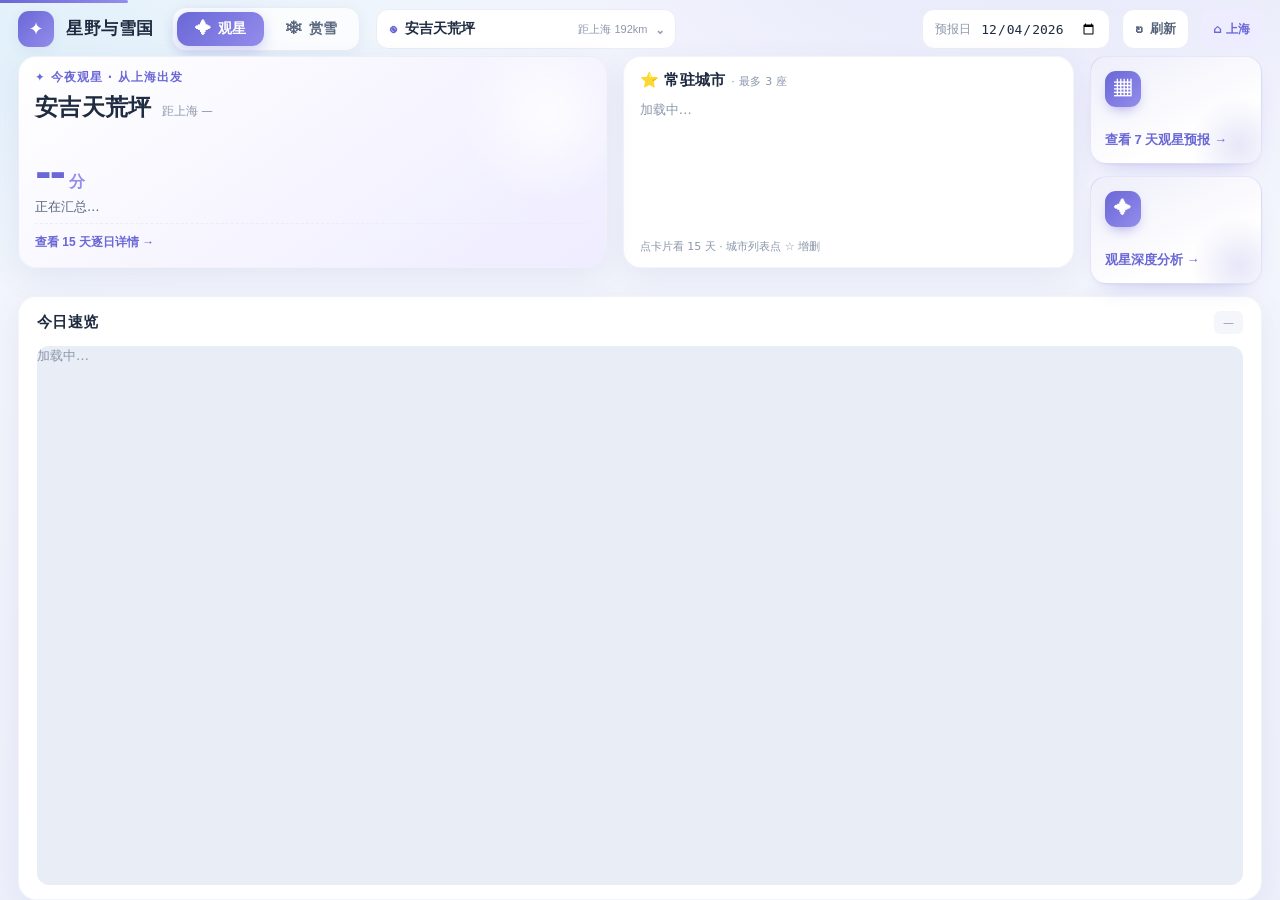
<file: web/index.html>
<!DOCTYPE html>
<html lang="zh-CN">
<head>
  <meta charset="UTF-8" />
  <meta name="viewport" content="width=device-width, initial-scale=1.0, viewport-fit=cover" />
  <meta name="theme-color" content="#f4f8fd" />
  <title>星野与雪国 · 旅行天气</title>
  <link rel="icon" href="data:image/svg+xml,%3Csvg xmlns='http://www.w3.org/2000/svg' viewBox='0 0 64 64'%3E%3Crect width='64' height='64' rx='14' fill='%236f7cf5'/%3E%3Ctext x='32' y='44' font-size='34' text-anchor='middle' fill='white' font-family='sans-serif'%3E%E2%9C%A6%3C/text%3E%3C/svg%3E" />
  <link rel="stylesheet" href="css/style.css?v=1" />
</head>
<body data-mode="stargazing">
  <div id="progressBar" class="progress-bar"></div>

  <div class="topbar">
  <header class="app-header">
    <div class="brand">
      <div class="brand-icon" id="brandIcon">✦</div>
      <div class="brand-text">
        <h1>星野与雪国</h1>
        <p>旅行天气 · 从上海出发</p>
      </div>
    </div>

    <nav class="mode-switch" role="tablist" aria-label="模式切换">
      <button type="button" class="mode-btn is-active" data-mode="stargazing" role="tab" aria-selected="true">
        <span class="mode-ico">✦</span><span>观星</span>
      </button>
      <button type="button" class="mode-btn" data-mode="snow" role="tab" aria-selected="false">
        <span class="mode-ico">❄</span><span>赏雪</span>
      </button>
    </nav>

    <div class="header-note" id="headerNote">今夜哪片天空最清澈</div>
  </header>

  <div class="toolbar">
    <div class="city-picker">
      <button type="button" id="cityBtn" class="city-btn" aria-expanded="false">
        <span class="pin">◉</span>
        <span id="cityBtnName">安吉天荒坪</span>
        <span class="dist" id="cityBtnDist">距上海 —</span>
        <span class="caret">⌄</span>
      </button>
      <div id="cityPopover" class="city-popover hidden">
        <input type="text" id="citySearch" class="city-search" placeholder="搜索城市 / 海拔…" autocomplete="off" />
        <div id="cityGroups" class="city-groups-scroll"><div class="muted pad">加载城市…</div></div>
      </div>
    </div>

    <div class="tool-actions">
      <button type="button" id="homeBtn" class="icon-btn hidden" title="返回首页">
        <span>⌂</span><span class="btn-text">首页</span>
      </button>
      <label class="date-field">
        <span class="date-label">预报日</span>
        <input type="date" id="datePicker" />
      </label>
      <button type="button" id="refreshBtn" class="icon-btn" title="刷新">
        <span>↻</span><span class="btn-text">刷新</span>
      </button>
      <span class="home-badge" title="以上海为基准排序">⌂ 上海</span>
    </div>
  </div>
  </div>

  <!-- ==================== 首屏（两模式共用） ==================== -->
  <main id="homeView" class="view is-active">
    <section class="home-top">
      <article class="card home-hero" id="homeHero">
        <div class="hh-flurries" id="hhFlurries" aria-hidden="true">
          <i></i><i></i><i></i><i></i><i></i><i></i><i></i><i></i><i></i><i></i><i></i><i></i>
        </div>
        <div class="hh-kicker" id="homeKicker">✦ 今夜观星 · 从上海出发</div>
        <div class="hh-city"><span id="homeCity">安吉天荒坪</span><small id="homeDist">距上海 —</small></div>
        <div class="hh-hot" id="homeHot" hidden></div>
        <div class="hh-badges" id="homeBadges"></div>
        <div class="hh-metric"><b id="homeMetric">--</b><span id="homeMetricUnit">分</span></div>
        <div class="hh-desc" id="homeDesc">正在汇总…</div>
        <div class="hh-facts" id="homeFacts"></div>
        <button type="button" class="hh-cta" id="homeCta">查看 15 天逐日详情 →</button>
        <div class="hh-second" id="homeSecond" hidden></div>
      </article>

      <article class="card pinned-panel">
        <div class="card-head"><h2>⭐ 常驻城市 <small>· 最多 3 座</small></h2></div>
        <div id="pinnedCards" class="pinned-cards"><div class="muted">加载中…</div></div>
        <div class="pin-tip">点卡片看 15 天 · 城市列表点 ☆ 增删</div>
      </article>

      <nav class="home-links" aria-label="快捷入口">
        <button type="button" id="goFullBtn" class="nav-link-btn">查看完整看板 →</button>
        <button type="button" id="goAnalysisBtn" class="nav-link-btn">深度分析 →</button>
      </nav>
    </section>

    <section class="card glance-card">
      <div class="card-head"><h2 id="glanceTitle">今日速览</h2><span class="tag" id="glanceTag">—</span></div>
      <div id="glanceList" class="glance-list"><div class="muted">加载中…</div></div>
    </section>
  </main>

  <!-- ==================== 城市 15 天详情（两模式共用） ==================== -->
  <main id="detailView" class="view detail-view">
    <div class="detail-bar">
      <button type="button" id="detailBack" class="back-btn">← 首页</button>
      <div class="detail-title"><h2 id="detailCity">—</h2><span id="detailMeta">—</span></div>
    </div>
    <section class="card">
      <div class="card-head"><h2 id="detailDaysTitle">未来 15 天逐日预报</h2><span class="tag" id="detailRange">—</span></div>
      <div id="detailDays" class="detail-days"><div class="muted">加载中…</div></div>
    </section>
    <section class="card accent-card" id="detailDayCard">
      <div class="card-head"><h2 id="detailDayTitle">单日详情</h2><span class="tag" id="detailDayTag">点上方某一天</span></div>
      <div id="detailDayBody" class="detail-day"><div class="muted">点击上方任意一天查看指标拆解</div></div>
    </section>
  </main>

  <!-- ==================== 观星模式（次级页：深度分析） ==================== -->
  <main id="viewStargazing" class="view">
    <section class="hero-grid">
      <article class="card hero-weather">
        <div class="card-head"><h2>此刻天气</h2><span class="tag" id="sgNowDate">—</span></div>
        <div class="now-main">
          <div class="now-temp"><span id="nowTemp">--</span><small>°C</small></div>
          <div class="now-side">
            <div>体感 <b id="nowFeels">--</b>°</div>
            <div id="nowSky" class="now-sky">获取中…</div>
          </div>
        </div>
        <div class="now-grid">
          <div><span>湿度</span><b id="nowHumidity">--</b></div>
          <div><span>风速</span><b id="nowWind">--</b></div>
          <div><span>降水</span><b id="nowPrecip">--</b></div>
          <div><span>海拔</span><b id="nowElev">--</b></div>
        </div>
        <div id="nowAlarm" class="alarm hidden"></div>
      </article>

      <article class="card hero-score">
        <div class="card-head"><h2>今夜观星指数</h2><span class="tag" id="sgScoreDate">—</span></div>
        <div class="score-main">
          <div class="score-ring" id="sgScoreRing"><span id="sgScore">--</span></div>
          <div class="score-meta">
            <div class="score-rating" id="sgRating">计算中…</div>
            <div class="score-summary" id="sgSummary">综合云量、月相、光污染等 9 项条件</div>
          </div>
        </div>
        <div class="window-box">
          <div class="window-title">✧ 推荐观测窗口</div>
          <div class="window-time" id="sgWindow">--</div>
          <div class="window-note" id="sgRecommend">—</div>
        </div>
      </article>

      <article class="card hero-astro">
        <div class="card-head"><h2>天文与夜空</h2><span class="tag" id="sgAstroDate">—</span></div>
        <div class="astro-row"><span>☀ 日落 / 日出</span><b id="astroSun">--</b></div>
        <div class="astro-row"><span>☾ 月相</span><b id="astroMoon">--</b></div>
        <div class="astro-row"><span>月面亮度</span><b id="astroIllum">--</b></div>
        <div class="astro-row"><span>波特尔暗空等级</span><b id="astroBortle">--</b></div>
        <div class="astro-tip" id="astroTip">—</div>
      </article>
    </section>

    <section class="card">
      <div class="card-head"><h2>未来 7 天</h2><span class="tag">逐日概览</span></div>
      <div id="forecastStrip" class="forecast-strip"><div class="muted">加载中…</div></div>
    </section>

    <section class="card">
      <div class="card-head"><h2>逐小时曲线</h2><span class="tag" id="sgHourlyDate">—</span></div>
      <div id="hourlyChart" class="chart-box"><div class="muted">加载中…</div></div>
      <div class="chart-legend">
        <span><i class="ln temp"></i>气温</span><span><i class="ln cloud"></i>云量</span>
        <span><i class="ln sg"></i>观星指数</span><span><i class="ln precip"></i>降水</span>
      </div>
    </section>

    <section class="card accent-card">
      <div class="card-head"><h2>观星条件时间线</h2><span class="tag" id="sgTimelineDate">—</span></div>
      <div id="sgTimeline" class="timeline"><div class="muted">加载中…</div></div>
      <div id="sgStats" class="stat-row"></div>
    </section>

    <details class="card more-card">
      <summary>更多分析 <span class="summary-hint">多模型集成 · 历史同期 · 天气系统</span></summary>
      <div class="more-grid">
        <div><h3>📊 多模型集成</h3><div id="sgMultimodel" class="muted">加载中…</div></div>
        <div><h3>📈 历史同期</h3><div id="sgHistorical" class="muted">加载中…</div></div>
        <div><h3>🌀 天气系统</h3><div id="sgAnalysis" class="muted">加载中…</div></div>
      </div>
    </details>
  </main>

  <!-- ==================== 赏雪模式 ==================== -->
  <main id="viewSnow" class="view">
    <section class="snow-hero">
      <div class="snow-hero-main">
        <div class="snow-kicker">❄ 每日雪讯 · 自动更新</div>
        <h2 id="snowSummary">正在汇总全国雪景城市预报…</h2>
        <div class="snow-sub" id="snowUpdated">—</div>
      </div>
      <div class="snow-hero-stats">
        <div><b id="snowActive">--</b><span>有雪城市</span></div>
        <div><b id="snowEvents">--</b><span>城市·日</span></div>
        <div><b id="snowTotal">--</b><span>监控城市</span></div>
      </div>
    </section>

    <section class="card">
      <div class="card-head">
        <h2>降雪概率看板</h2>
        <span class="tag">未来 <span id="snowDaysLabel">7</span> 天 · 距上海由近及远</span>
      </div>
      <div id="snowDayTabs" class="day-tabs"></div>
      <div id="snowRank" class="snow-rank"><div class="muted">加载中…</div></div>
    </section>

    <section class="card accent-card snow">
      <div class="card-head"><h2>最佳赏雪窗口</h2><span class="tag">各城市未来最佳一天</span></div>
      <div id="snowHighlights" class="highlight-grid"><div class="muted">加载中…</div></div>
    </section>

    <section class="card">
      <div class="card-head"><h2>雪景城市 · 分区关注</h2><span class="tag">按上海距离排序</span></div>
      <div id="snowGroups" class="snow-groups"><div class="muted">加载中…</div></div>
    </section>

    <section class="card" id="snowDetailCard">
      <div class="card-head"><h2>城市雪况 <span id="snowDetailName" class="tag">—</span></h2><span class="tag" id="snowDetailBest">—</span></div>
      <div id="snowDetail" class="snow-detail"><div class="muted">点击上方城市，查看逐日降雪概率</div></div>
    </section>
  </main>

  <footer>
    <p>数据源：CMA 中央气象台 · Open-Meteo（ECMWF / GFS）· 空气质量 API ｜ 仅供旅行参考 · <span id="updatedAt">—</span></p>
    <p class="footer-links">纯静态版 · 浏览器直连 Open-Meteo · 无需后端</p>
  </footer>

  <div id="toast" class="toast hidden"></div>

  <script src="js/cities.js?v=1"></script>
  <script src="js/lp.js?v=1"></script>
  <script src="js/om.js?v=1"></script>
  <script src="js/scoring.js?v=1"></script>
  <script src="js/events.js?v=1"></script>
  <script src="js/api.js?v=1"></script>
  <script src="js/charts.js?v=1"></script>
  <script src="js/app.js?v=1"></script>
</body>
</html>
</file>
<file: web/css/style.css>
/* 星野与雪国 · 清新浅色设计系统（无深色模式） */
:root {
  --bg: #f5f7fd;
  --bg2: #eef1fb;
  --card: #ffffff;
  --text: #1f2b40;
  --sub: #57657d;
  --muted: #8b97ab;
  --line: #e9edf5;
  --accent: #6a67d6;
  --accent-2: #948dec;
  --accent-soft: #eeecff;
  --good: #21aa7a;
  --warn: #e9a53b;
  --bad: #df6e78;
  --ice: #2f92cf;
  --shadow: 0 10px 32px rgba(74, 92, 150, .09);
  --shadow-sm: 0 3px 14px rgba(74, 92, 150, .07);

  /* ── 设计令牌层（借鉴 Astryx：主题即一组 CSS 自定义属性覆盖）── */

  /* 间距尺度 · Spatial Hierarchy DR2/DR4：local < group < section 刻意递增 */
  --sp-1: 4px;   /* 微：图标与文字 */
  --sp-2: 8px;   /* 组内：同组元素 */
  --sp-3: 12px;  /* 组：控件内边距 */
  --sp-4: 16px;  /* 区：卡片内边距 */
  --sp-5: 20px;  /* 区：卡片间距 */
  --sp-6: 24px;  /* 页：大区块 */

  /* 圆角尺度 · Shape DR2/DR3：系统化，嵌套圆角 ≈ 父圆角 − 内边距（同心） */
  --r-xs: 6px;    /* 数据格 / 进度条 / chip */
  --r-sm: 12px;   /* 控件 / 内嵌面 */
  --r: 18px;      /* 标准卡片 */
  --r-md: 14px;   /* 卡片内块 / 次级容器 */
  --r-lg: 22px;   /* 主 Hero */
  --r-pill: 999px;/* 徽章 */

  /* 边界语言 · Elevation DR1/DR3：defined edge 与 soft elevation 只用一种 */
  --edge: color-mix(in srgb, var(--line) 58%, transparent); /* 安静的描边，避免与阴影叠满 */

  /* 控件高度 · Control Rhythm DR1/DR2：同排控件统一视觉高度，尺寸与密度一起调 */
  --ctl-h: 40px;
}
body[data-mode="snow"] {
  --bg: #f1f8fd;
  --bg2: #e6f2fa;
  --accent: #2f92cf;
  --accent-2: #6cc9e9;
  --accent-soft: #e5f3fc;
}

* { box-sizing: border-box; }
html, body { margin: 0; padding: 0; }
body {
  font-family: system-ui, -apple-system, "PingFang SC", "Microsoft YaHei", "Segoe UI", sans-serif;
  color: var(--text);
  background: var(--bg);
  min-height: 100vh;
  line-height: 1.55;
  -webkit-font-smoothing: antialiased;
  position: relative;
}
/* 装饰光晕放进固定合成层：滚屏不逐帧重绘（干掉 background-attachment:fixed 的卡顿根因） */
body::before {
  content: ""; position: fixed; inset: 0; z-index: -1; pointer-events: none;
  background:
    radial-gradient(1100px 520px at 82% -10%, rgba(148,141,236,.16), transparent 62%),
    radial-gradient(900px 460px at 2% 4%, rgba(110,203,232,.14), transparent 58%),
    linear-gradient(180deg, var(--bg), var(--bg2));
}
body[data-mode="snow"]::before {
  background:
    radial-gradient(1100px 540px at 84% -12%, rgba(108,201,233,.20), transparent 60%),
    radial-gradient(880px 440px at 0% 6%, rgba(164,208,240,.18), transparent 58%),
    linear-gradient(180deg, var(--bg), var(--bg2));
}
.hidden { display: none !important; }
.muted { color: var(--muted); font-size: 13px; }
.pad { padding: 14px; }
b { font-weight: 650; }
::-webkit-scrollbar { width: 8px; height: 8px; }
::-webkit-scrollbar-thumb { background: #d6dced; border-radius: var(--r-xs); }

/* 顶部 */
.progress-bar {
  position: fixed; top: 0; left: 0; height: 3px; width: 0;
  background: linear-gradient(90deg, var(--accent), var(--accent-2));
  z-index: 90; transition: width .3s ease, opacity .4s; border-radius: 0 4px 4px 0;
}
.app-header {
  max-width: 1440px; margin: 0 auto; padding: 14px 18px 6px;
  display: flex; align-items: center; gap: 14px; flex-wrap: nowrap;
}
.brand { display: flex; align-items: center; gap: var(--sp-3); }
.brand-icon {
  width: 40px; height: 40px; border-radius: var(--r-md); display: grid; place-items: center;
  font-size: 20px; color: #fff; box-shadow: var(--shadow-sm);
  background: linear-gradient(135deg, var(--accent), var(--accent-2));
  transition: transform .35s ease;
}
body[data-mode="snow"] .brand-icon { transform: rotate(45deg); }
.brand-text h1 { font-size: 18px; margin: 0; letter-spacing: .5px; font-weight: 750; }
.brand-text p { margin: 1px 0 0; font-size: 11.5px; color: var(--muted); letter-spacing: .6px; }
.mode-switch {
  margin-left: auto; display: flex; gap: 4px; padding: 4px;
  background: rgba(255,255,255,.72); border: 1px solid var(--line);
  border-radius: var(--r-md); box-shadow: var(--shadow-sm); backdrop-filter: blur(8px);
}
.mode-btn {
  border: 0; background: transparent; color: var(--sub); cursor: pointer;
  padding: 8px 18px; border-radius: var(--r-sm); font-size: 14px; font-weight: 600;
  display: flex; align-items: center; gap: 7px; transition: .22s;
}
.mode-btn:hover { color: var(--accent); }
.mode-btn.is-active {
  color: #fff; background: linear-gradient(135deg, var(--accent), var(--accent-2));
  box-shadow: 0 5px 14px rgba(106,103,214,.28);
}
body[data-mode="snow"] .mode-btn.is-active { box-shadow: 0 5px 14px rgba(47,146,207,.28); }
.mode-ico { font-size: 16px; }
.header-note { display: none; }

/* 工具栏 */
.toolbar {
  max-width: 1440px; margin: 0 auto; padding: 2px 18px 10px;
  display: flex; align-items: center; gap: var(--sp-3); flex-wrap: wrap;
}
.city-picker { position: relative; flex: 1 1 260px; max-width: 360px; }
/* 同排控件统一视觉高度与基线 · Control Rhythm DR1；控件用 defined edge，不叠阴影 · Elevation DR3 */
.city-btn {
  width: 100%; display: flex; align-items: center; gap: var(--sp-2); cursor: pointer;
  background: var(--card); border: 1px solid var(--line); border-radius: var(--r-sm);
  height: var(--ctl-h); padding: 0 var(--sp-3); color: var(--text); font-size: 14px; font-weight: 650;
  transition: .2s;
}
.city-btn:hover { border-color: var(--accent-2); }
.city-btn .pin { color: var(--accent); font-size: 15px; }
.city-btn .dist { margin-left: auto; font-size: 11px; color: var(--muted); font-weight: 500; }
.city-btn .caret { color: var(--muted); font-size: 14px; transition: transform .2s; }
.city-btn[aria-expanded="true"] .caret { transform: rotate(180deg); }
.city-popover {
  position: absolute; top: calc(100% + 8px); left: 0; right: 0; z-index: 40;
  background: var(--card); border: 1px solid var(--line); border-radius: var(--r-md);
  box-shadow: 0 18px 46px rgba(60,80,130,.18); padding: 10px; overflow: hidden;
}
.city-search {
  width: 100%; border: 1px solid var(--line); border-radius: var(--r-sm);
  padding: 9px 12px; font-size: 13px; outline: none; margin-bottom: 8px;
  background: #fbfcff; color: var(--text);
}
.city-search:focus { border-color: var(--accent-2); }
.city-groups-scroll { max-height: 46vh; overflow: auto; }
.cg { margin-bottom: 8px; }
.cg-title {
  font-size: 11px; color: var(--muted); letter-spacing: .8px; font-weight: 700;
  padding: 6px 8px 4px; text-transform: uppercase;
}
.cg-item {
  display: flex; align-items: center; gap: var(--sp-2); padding: 8px 10px; cursor: pointer;
  border-radius: var(--r-sm); font-size: 13px; transition: .15s;
}
.cg-item:hover { background: var(--accent-soft); }
.cg-item.is-current { background: var(--accent-soft); color: var(--accent); font-weight: 700; }
.cg-item .cg-name { font-weight: 600; }
.cg-item .cg-tag { font-size: 10px; color: var(--muted); background: #f1f3f9; border-radius: var(--r-xs); padding: 1px 6px; }
.cg-item .cg-dist { margin-left: auto; font-size: 11px; color: var(--muted); }
.tool-actions { display: flex; align-items: center; gap: var(--sp-3); margin-left: auto; flex-wrap: wrap; }
.date-field {
  display: flex; align-items: center; gap: var(--sp-2); background: var(--card);
  border: 1px solid var(--line); border-radius: var(--r-sm); height: var(--ctl-h);
  padding: 0 var(--sp-3);
}
.date-label { font-size: 12px; color: var(--muted); }
.date-field input { border: 0; outline: none; font-size: 13px; color: var(--text); background: transparent; }
.icon-btn {
  display: flex; align-items: center; gap: 7px; cursor: pointer;
  background: var(--card); border: 1px solid var(--line); border-radius: var(--r-sm);
  height: var(--ctl-h); padding: 0 var(--sp-3); font-size: 13px; color: var(--sub); font-weight: 600;
  transition: .2s;
}
.icon-btn:hover { color: var(--accent); border-color: var(--accent-2); }
.icon-btn span:first-child { font-size: 16px; }
.home-badge {
  display: inline-flex; align-items: center;
  font-size: 12px; color: var(--accent); background: var(--accent-soft);
  border-radius: var(--r-sm); height: var(--ctl-h); padding: 0 var(--sp-3);
  font-weight: 650; white-space: nowrap;
}

/* ── 顶部单行 bar：PC 宽屏把 header 与 toolbar 合并成一行，压占用面积 ── */
.topbar { max-width: 1440px; margin: 0 auto; }
@media (min-width: 1100px) {
  .topbar { display: flex; align-items: center; gap: 16px; padding: 7px 18px 5px; }
  .topbar .app-header { max-width: none; margin: 0; padding: 0; flex: 0 0 auto; gap: 16px; }
  .topbar .brand-icon { width: 36px; height: 36px; font-size: 18px; border-radius: 11px; }
  .topbar .brand-text h1 { font-size: 16.5px; }
  .topbar .brand-text p { display: none; }
  .topbar .mode-switch { margin-left: 2px; }
  .topbar .toolbar { max-width: none; margin: 0; padding: 0; flex: 1 1 auto; gap: 12px; flex-wrap: nowrap; }
  .topbar .city-picker { flex: 0 1 300px; max-width: 300px; }
  .topbar .tool-actions { flex-wrap: nowrap; }
  /* 首屏顶部卡片压缩：减内边距、收紧英雄区，给速览更多高度 */
  .home-top > .card { padding: 12px 16px; }
  .home-hero .hh-metric b { font-size: 40px; }
  .home-hero .hh-badges { margin-top: 4px; }
  .home-hero .hh-facts { margin-top: 6px; padding-top: 6px; }
}

/* 主体 */
.view { display: none; max-width: 1440px; margin: 0 auto; padding: 0 18px 40px; }
.view.is-active { display: block; animation: rise .35s ease; }
@keyframes rise { from { opacity: 0; transform: translateY(8px); } to { opacity: 1; transform: none; } }
/* Elevation DR3：卡片以柔和阴影为边界语言，描边退到近乎不可见，不再双重满强度 */
.card {
  background: var(--card); border: 1px solid var(--edge); border-radius: var(--r);
  padding: 14px 18px; margin-bottom: var(--sp-4); box-shadow: var(--shadow);
}
.card-head { display: flex; align-items: center; gap: var(--sp-3); margin-bottom: 12px; }
.card-head h2 { font-size: 15px; margin: 0; font-weight: 750; letter-spacing: .3px; }
.tag {
  font-size: 11px; color: var(--muted); background: #f4f6fb;
  border-radius: var(--r-xs); padding: 3px 9px; margin-left: auto; font-weight: 500;
}
.accent-card { border-color: color-mix(in srgb, var(--accent) 18%, var(--line)); }

/* 观星 Hero */
.hero-grid { display: grid; grid-template-columns: 1fr; gap: var(--sp-4); }
@media (min-width: 820px) { .hero-grid { grid-template-columns: 1fr 1fr 1fr; } }
.hero-weather { background: linear-gradient(160deg, #ffffff 40%, color-mix(in srgb, var(--accent-soft) 55%, #fff)); }
.now-main { display: flex; align-items: center; gap: 18px; margin: 6px 0 16px; }
.now-temp { font-size: 50px; font-weight: 780; line-height: 1; letter-spacing: -2px; color: var(--text); }
.now-temp small { font-size: 20px; font-weight: 500; color: var(--muted); margin-left: 2px; }
.now-side { font-size: 12px; color: var(--sub); }
.now-side b { color: var(--text); }
.now-sky { margin-top: 5px; font-size: 13px; font-weight: 650; color: var(--accent); }
.now-grid { display: grid; grid-template-columns: repeat(4, 1fr); gap: var(--sp-2); }
.now-grid > div { background: rgba(255,255,255,.7); border-radius: var(--r-sm); padding: 8px 6px; text-align: center; }
.now-grid span { display: block; font-size: 10px; color: var(--muted); }
.now-grid b { font-size: 14px; }
.alarm { margin-top: 12px; background: #fff4f0; color: #c9583f; border-radius: var(--r-sm); padding: 8px 11px; font-size: 12px; }

.hero-score { background: linear-gradient(160deg, #ffffff 35%, color-mix(in srgb, var(--accent-soft) 60%, #fff)); }
.score-main { display: flex; align-items: center; gap: 18px; }
.score-ring {
  width: 92px; height: 92px; flex: 0 0 92px; border-radius: 50%; display: grid; place-items: center;
  background: conic-gradient(var(--accent) calc(var(--p, 0) * 1%), #eef0f8 0);
  position: relative;
}
.score-ring::after { content: ""; position: absolute; inset: 8px; border-radius: 50%; background: #fff; }
.score-ring span { position: relative; z-index: 1; font-size: 30px; font-weight: 800; color: var(--accent); }
.score-meta { min-width: 0; }
.score-rating { font-size: 18px; font-weight: 750; margin-bottom: 3px; }
.score-summary { font-size: 12px; color: var(--sub); line-height: 1.5; }
.window-box { margin-top: 15px; background: #fff; border: 1px dashed var(--accent-2); border-radius: var(--r-sm); padding: 11px 13px; }
.window-title { font-size: 11px; color: var(--accent); font-weight: 700; letter-spacing: .5px; }
.window-time { font-size: 17px; font-weight: 750; margin: 2px 0; }
.window-note { font-size: 11px; color: var(--muted); }

.astro-row { display: flex; justify-content: space-between; align-items: center; padding: 7px 0; border-bottom: 1px dashed var(--line); font-size: 13px; }
.astro-row:last-of-type { border-bottom: 0; }
.astro-row span { color: var(--sub); }
.astro-row b { font-size: 14px; }
.astro-tip { margin-top: 10px; font-size: 12px; color: var(--accent); background: var(--accent-soft); border-radius: var(--r-sm); padding: 8px 11px; }

/* 7 天预报 */
.forecast-strip { display: grid; grid-template-columns: repeat(7, 1fr); gap: var(--sp-2); overflow-x: auto; }
.fday { min-width: 86px; text-align: center; border: 1px solid var(--line); border-radius: var(--r-sm); padding: 10px 6px; transition: .2s; }
.fday:hover { border-color: var(--accent-2); transform: translateY(-2px); }
.fday.is-today { background: var(--accent-soft); border-color: var(--accent-2); }
.fdate { font-size: 11px; color: var(--muted); }
.fico { font-size: 20px; margin: 5px 0; }
.ftemp { font-size: 13px; font-weight: 700; }
.ftemp small { color: var(--muted); font-weight: 500; }
.fdesc { font-size: 10px; color: var(--muted); margin-top: 3px; white-space: nowrap; overflow: hidden; text-overflow: ellipsis; }

/* 图表 */
.chart-box { width: 100%; min-height: 180px; }
.chart-box svg { display: block; width: 100%; height: auto; }
.chart-legend { display: flex; gap: var(--sp-4); flex-wrap: wrap; font-size: 11px; color: var(--muted); margin-top: 8px; }
.chart-legend span { display: flex; align-items: center; gap: 5px; }
.ln { width: 14px; height: 3px; border-radius: 2px; display: inline-block; }
.ln.temp { background: #e8834f; } .ln.cloud { background: #7aa6c9; }
.ln.sg { background: var(--accent); } .ln.precip { background: #48b3c9; }

/* 观星时间线 */
.timeline { display: grid; grid-template-columns: repeat(auto-fill, minmax(52px, 1fr)); gap: 6px; align-items: end; }
.tl-hour { text-align: center; }
.tl-bar {
  height: 62px; border-radius: 7px 7px 3px 3px; position: relative; overflow: hidden;
  background: linear-gradient(180deg, var(--accent) calc(var(--v) * 1%), #eef0f8 0);
  display: flex; align-items: flex-end; justify-content: center;
}
.tl-bar span { position: relative; z-index: 1; font-size: 10px; font-weight: 700; color: var(--text); padding-bottom: 3px; }
.tl-hour .tl-label { font-size: 9px; color: var(--muted); margin-top: 4px; }
.tl-hour.is-best .tl-bar { box-shadow: 0 0 0 2px var(--warn); }
.stat-row { display: flex; gap: var(--sp-3); flex-wrap: wrap; margin-top: 14px; }
.stat-row div { background: #f7f9fd; border-radius: var(--r-sm); padding: 8px 14px; font-size: 12px; color: var(--sub); }
.stat-row b { color: var(--text); font-size: 14px; margin-left: 5px; }

/* 更多分析折叠 */
.more-card { padding: 0; }
.more-card summary { cursor: pointer; padding: 16px 20px; font-weight: 700; font-size: 15px; list-style: none; display: flex; align-items: center; gap: var(--sp-3); }
.more-card summary::-webkit-details-marker { display: none; }
.more-card summary::after { content: "⌄"; margin-left: auto; color: var(--muted); transition: transform .2s; }
.more-card[open] summary::after { transform: rotate(180deg); }
.summary-hint { font-size: 11px; color: var(--muted); font-weight: 500; }
.more-grid { display: grid; grid-template-columns: 1fr; gap: 18px; padding: 0 20px 20px; }
@media (min-width: 760px) { .more-grid { grid-template-columns: repeat(3, 1fr); } }
.more-grid h3 { font-size: 13px; margin: 0 0 8px; }
.more-grid .mini-row { display: flex; justify-content: space-between; font-size: 12px; padding: 4px 0; border-bottom: 1px dashed var(--line); }
.more-grid .mini-row b { font-size: 12px; }

/* 赏雪 Hero */
.snow-hero {
  border-radius: var(--r-lg); padding: 24px 26px; margin-bottom: 16px; color: #fff;
  background: linear-gradient(125deg, #2f8fc9, #5bb9df 55%, #8fd6ec);
  box-shadow: 0 14px 40px rgba(47,146,207,.26);
  display: flex; gap: var(--sp-5); align-items: center; flex-wrap: wrap; justify-content: space-between;
}
.snow-hero-main { flex: 1 1 340px; }
.snow-kicker { font-size: 12px; letter-spacing: 2px; opacity: .9; font-weight: 700; }
.snow-hero h2 { font-size: 21px; margin: 8px 0 6px; font-weight: 750; line-height: 1.45; }
.snow-sub { font-size: 12px; opacity: .85; }
.snow-hero-stats { display: flex; gap: var(--sp-3); }
.snow-hero-stats > div { background: rgba(255,255,255,.18); border: 1px solid rgba(255,255,255,.3); border-radius: var(--r-md); padding: 12px 16px; text-align: center; min-width: 82px; }
.snow-hero-stats b { display: block; font-size: 26px; line-height: 1.1; }
.snow-hero-stats span { font-size: 11px; opacity: .9; }

/* 看板 */
.day-tabs { display: flex; gap: 7px; overflow-x: auto; padding-bottom: 10px; margin-bottom: 6px; }
.day-tab {
  border: 1px solid var(--line); background: #fbfcff; color: var(--sub); cursor: pointer;
  border-radius: var(--r-sm); padding: 7px 13px; font-size: 12px; white-space: nowrap; font-weight: 600; transition: .18s;
}
.day-tab:hover { border-color: var(--ice); }
.day-tab.is-active { background: var(--accent); color: #fff; border-color: var(--accent); box-shadow: 0 4px 12px rgba(47,146,207,.25); }
.day-tab small { display: block; font-size: 10px; opacity: .8; font-weight: 500; }
.snow-rank { display: grid; grid-template-columns: 1fr; gap: 9px; }
@media (min-width: 760px) { .snow-rank { grid-template-columns: 1fr 1fr; } }
.rank-row {
  display: grid; grid-template-columns: 26px 1fr; gap: var(--sp-3); align-items: center;
  border: 1px solid var(--line); border-radius: var(--r-md); padding: 10px 12px; cursor: pointer; transition: .18s;
}
.rank-row:hover { border-color: var(--ice); box-shadow: var(--shadow-sm); transform: translateY(-1px); }
.rank-num { width: 24px; height: 24px; border-radius: var(--r-xs); display: grid; place-items: center; font-size: 12px; font-weight: 750; background: #f0f3f9; color: var(--muted); }
.rank-row.top1 .rank-num { background: #fff1d8; color: #d98a16; }
.rank-row.top2 .rank-num { background: #eef1f6; color: #7d8aa0; }
.rank-row.top3 .rank-num { background: #fbeee6; color: #c07a4e; }
.rank-city { font-size: 14px; font-weight: 700; }
.rank-bar { height: 8px; border-radius: 5px; background: #edf1f7; overflow: hidden; margin: 6px 0 5px; }
.rank-bar i { display: block; height: 100%; border-radius: 5px; background: linear-gradient(90deg, #6cc9e9, #2f92cf); }
.rank-meta { display: flex; gap: var(--sp-3); flex-wrap: wrap; font-size: 11px; color: var(--muted); }
.rank-meta b { color: var(--sub); }
.rank-meta .prob { color: var(--ice); font-weight: 750; font-size: 13px; }

.highlight-grid { display: grid; grid-template-columns: repeat(auto-fill, minmax(158px, 1fr)); gap: var(--sp-3); }
.hl-card { border: 1px solid var(--line); border-radius: var(--r-md); padding: 12px; cursor: pointer; transition: .18s; background: #fff; }
.hl-card:hover { border-color: var(--ice); transform: translateY(-2px); box-shadow: var(--shadow-sm); }
.hl-card .hl-name { font-weight: 750; font-size: 14px; }
.hl-card .hl-date { font-size: 10px; color: var(--muted); margin: 2px 0 8px; }
.hl-card .hl-prob { font-size: 22px; font-weight: 800; color: var(--ice); }
.hl-card .hl-prob small { font-size: 11px; color: var(--muted); font-weight: 600; }
.hl-card .hl-meta { font-size: 11px; color: var(--sub); margin-top: 5px; }

/* 雪景分组 */
.snow-groups { display: grid; grid-template-columns: 1fr; gap: var(--sp-4); }
@media (min-width: 760px) { .snow-groups { grid-template-columns: 1fr 1fr; } }
.group { border: 1px solid var(--line); border-radius: var(--r-md); padding: 13px 14px; }
.group-head { font-size: 13px; font-weight: 750; color: var(--text); margin-bottom: 10px; display: flex; align-items: center; gap: 7px; }
.group-head .gico { font-size: 16px; }
.group-cities { display: flex; flex-wrap: wrap; gap: 7px; }
.city-chip {
  border: 1px solid var(--line); background: #fbfcff; border-radius: var(--r-sm);
  padding: 6px 10px; font-size: 12px; cursor: pointer; transition: .16s; color: var(--sub);
}
.city-chip:hover { border-color: var(--ice); color: var(--ice); }
.city-chip.is-current { background: var(--accent-soft); color: var(--accent); border-color: var(--accent-2); font-weight: 700; }
.city-chip small { color: var(--muted); margin-left: 4px; font-size: 10px; }

/* 单城详情 */
.snow-detail { display: grid; grid-template-columns: repeat(auto-fill, minmax(124px, 1fr)); gap: 9px; }
.sd-day { border: 1px solid var(--line); border-radius: var(--r-sm); padding: 10px; text-align: center; }
.sd-day.is-best { border-color: var(--ice); background: color-mix(in srgb, var(--accent-soft) 60%, #fff); }
.sd-date { font-size: 11px; color: var(--muted); }
.sd-prob { font-size: 24px; font-weight: 800; color: var(--ice); line-height: 1.2; }
.sd-prob small { font-size: 11px; }
.sd-rating { font-size: 11px; color: var(--sub); font-weight: 650; }
.sd-row { font-size: 11px; color: var(--muted); margin-top: 5px; }
.sd-row b { color: var(--sub); }
.sd-bar { height: 6px; border-radius: 4px; background: #edf1f7; margin-top: 7px; overflow: hidden; }
.sd-bar i { display: block; height: 100%; background: linear-gradient(90deg, #6cc9e9, #2f92cf); border-radius: 4px; }

/* 页脚 & 提示 */
footer { max-width: 1440px; margin: 0 auto; padding: 18px; text-align: center; color: var(--muted); font-size: 11px; border-top: 1px solid var(--line); }
footer p { margin: 5px 0; }
.footer-links a { color: var(--accent); text-decoration: none; }
.footer-links a:hover { text-decoration: underline; }
.toast {
  position: fixed; left: 50%; bottom: 26px; transform: translateX(-50%) translateY(10px);
  background: #2b3852; color: #fff; padding: 10px 18px; border-radius: var(--r-sm); font-size: 13px;
  box-shadow: 0 10px 30px rgba(0,0,0,.2); z-index: 100; opacity: 0; transition: .3s; pointer-events: none;
}
.toast.show { opacity: 1; transform: translateX(-50%) translateY(0); }

@media (max-width: 560px) {
  .app-header { padding: 16px 14px 8px; gap: var(--sp-3); }
  .brand-text h1 { font-size: 18px; }
  .mode-switch { margin-left: 0; width: 100%; }
  .mode-btn { flex: 1; justify-content: center; }
  .toolbar { padding: 4px 14px 14px; }
  .city-picker { max-width: none; flex-basis: 100%; }
  .tool-actions { width: 100%; margin-left: 0; }
  .date-field { flex: 1; }
  .view { padding: 0 12px 32px; }
  .card { padding: 15px 14px; }
  .now-temp { font-size: 42px; }
  .forecast-strip { grid-template-columns: repeat(7, 78px); }
  .snow-hero { padding: 20px; }
  .snow-hero h2 { font-size: 18px; }
  .now-grid { grid-template-columns: repeat(4, 1fr); }
}

/* 语义类占位：确保模板中的 class 均有明确定义 */
.btn-text { white-space: nowrap; }
.hero-astro { min-width: 0; }

/* ==================== 首屏：高信息密度（两模式共用） ==================== */
.home-top { display: grid; gap: var(--sp-4); margin-bottom: 14px; align-items: stretch; }
/* 三列同高：推荐地（宽）| 常驻城市（窄）| 快捷入口（最窄，竖排）——同一行铺满、等高减高 */
@media (min-width: 1100px) { .home-top { grid-template-columns: minmax(0, 1.5fr) minmax(0, 1.15fr) 172px; } }
@media (min-width: 820px) and (max-width: 1099px) {
  .home-top { grid-template-columns: minmax(0, 1.3fr) minmax(0, 1fr); }
  .home-links { grid-column: 1 / -1; flex-direction: row; }
  .home-links .nav-link-btn { flex-direction: row; align-items: center; justify-content: center; gap: 9px; padding: 12px 16px; }
  .home-links .nav-link-btn::before { width: 28px; height: 28px; font-size: 14px; border-radius: 9px; }
  .home-links .nav-link-btn::after { display: none; }
}

/* ── 首屏「一屏自适应」：PC 锁定视口高度，速览吃满剩余空间，5 行永不截断 ── */
@media (min-width: 820px) {
  body.home-active { height: 100vh; height: 100dvh; overflow: hidden; display: flex; flex-direction: column; align-items: stretch; }
  body.home-active > .topbar { flex: none; width: 100%; }
  body.home-active #homeView { width: 100%; }
  body.home-active #homeView.is-active {
    flex: 1 1 auto; min-height: 0; display: flex; flex-direction: column; padding-bottom: 0;
  }
  body.home-active .home-top { flex: none; margin-bottom: 12px; }
  body.home-active .glance-card {
    flex: 1 1 auto; min-height: 0; margin-bottom: 0;
    display: flex; flex-direction: column;
  }
  body.home-active .glance-card .card-head { flex: none; }
  body.home-active .glance-list { flex: 1 1 auto; min-height: 0; display: flex; flex-direction: column; }
  body.home-active .glance-row { flex: 1 1 0; min-height: 0; overflow: hidden; }
  body.home-active .gr-days { height: 100%; max-height: 60px; }
  body.home-active footer { display: none; }
}

.home-hero { position: relative; overflow: hidden; background: linear-gradient(145deg, #fff, var(--accent-soft)); display: flex; flex-direction: column; }
.home-hero::after {
  content: ''; position: absolute; right: -34px; top: -34px; width: 184px; height: 184px;
  border-radius: 50%; background: radial-gradient(circle, rgba(255,255,255,.78), transparent 70%);
  pointer-events: none;
}
.hh-kicker { font-size: 11.5px; letter-spacing: 1px; color: var(--accent); font-weight: 750; }
.hh-city { margin-top: 3px; display: flex; align-items: baseline; gap: 10px; flex-wrap: wrap; }
.hh-city span { font-size: 23px; font-weight: 780; letter-spacing: .3px; }
.hh-city small { font-size: 11.5px; color: var(--muted); }
/* 热点提示：城市名下一行，胶囊样式，单行省略，不占额外行高时自动隐藏 */
.hh-hot {
  display: inline-flex; align-items: center; gap: 7px; align-self: flex-start;
  max-width: 100%; margin-top: 6px; padding: 3px 11px 3px 8px;
  border-radius: var(--r-pill); overflow: hidden; white-space: nowrap;
  background: color-mix(in srgb, var(--accent) 12%, #fff);
  border: 1px solid color-mix(in srgb, var(--accent) 20%, transparent);
  color: var(--accent); font-size: 11.5px; line-height: 1.5;
  box-shadow: 0 4px 10px -8px color-mix(in srgb, var(--accent) 55%, transparent);
}
.hh-hot[hidden] { display: none; }
.hh-hot .hot-ico { font-size: 13px; line-height: 1; flex: 0 0 auto; }
.hh-hot .hot-title { font-weight: 780; flex: 0 0 auto; }
.hh-hot .hot-meta {
  color: var(--sub); font-weight: 550; overflow: hidden; text-overflow: ellipsis;
  min-width: 0;
}
.hh-hot .hot-meta::before { content: '·'; margin-right: 6px; color: var(--muted); }
.hh-metric { display: flex; align-items: baseline; gap: 5px; margin: 4px 0 1px; }
.hh-metric b { font-size: 44px; line-height: 1; font-weight: 790; color: var(--accent); letter-spacing: -2px; }
.hh-metric span { font-size: 16px; font-weight: 650; color: var(--accent-2); }
.hh-desc { font-size: 12.5px; color: var(--sub); line-height: 1.5; margin-top: 2px; display: -webkit-box; -webkit-line-clamp: 2; -webkit-box-orient: vertical; overflow: hidden; }
.hh-meta { display: flex; flex-wrap: wrap; gap: 6px 14px; margin-top: 10px; padding-top: 10px; border-top: 1px dashed var(--line); }
.hh-meta span { font-size: 11px; color: var(--muted); }
.hh-meta b { color: var(--text); font-size: 12px; }

/* 信息条：观星=天文现象 / 赏雪=雪景气象，4 格等宽、紧凑高密（Astryx control rhythm / spatial hierarchy） */
.hh-facts {
  display: grid; grid-template-columns: repeat(4, minmax(0, 1fr)); gap: var(--sp-2);
  margin-top: 8px; padding-top: 8px; border-top: 1px dashed var(--line);
}
.hf-item { display: flex; flex-direction: column; gap: 2px; min-width: 0; }
.hf-item small { font-size: 10px; color: var(--muted); white-space: nowrap; }
.hf-item b { font-size: 13.5px; font-weight: 720; color: var(--text); line-height: 1.25; overflow: hidden; text-overflow: ellipsis; white-space: nowrap; }

/* 第二窗口期：远期参考，一行小字轻提示，不强调 */
.hh-second {
  margin-top: 6px; font-size: 10.5px; line-height: 1.45;
  color: var(--muted); opacity: .9;
  padding-left: 10px; border-left: 2px solid var(--line);
}
.hh-second[hidden] { display: none; }

/* 推荐徽章 */
.hh-badges { display: flex; flex-wrap: wrap; gap: 5px; min-height: 20px; margin-top: 6px; }
.hb-badge {
  display: inline-flex; align-items: center; gap: 3px;
  font-size: 10.5px; font-weight: 700; line-height: 1;
  padding: 5px 9px; border-radius: 999px; letter-spacing: .2px;
  background: var(--accent-soft); color: var(--accent);
  border: 1px solid color-mix(in srgb, var(--accent) 18%, transparent);
  animation: hb-pop .45s cubic-bezier(.2,.9,.3,1.3) both;
}
.hb-main { background: linear-gradient(135deg, var(--accent), var(--accent-2)); color: #fff; border-color: transparent; box-shadow: 0 4px 12px color-mix(in srgb, var(--accent) 35%, transparent); }
.hb-day { background: #eef4fb; color: #4a7ba6; border-color: #dce9f5; }
body[data-mode="snow"] .hb-day { background: #eaf6fd; color: #2f7fa8; border-color: #d6ecf8; }
.hb-new { background: #eafaf1; color: #169a68; border-color: #cdeedd; animation: hb-pop .45s both, hb-glow 2.4s ease-in-out 1s infinite; }
.hb-rare { background: #fff4e6; color: #c07a1e; border-color: #f6e3c4; }
@keyframes hb-pop { 0% { opacity: 0; transform: translateY(4px) scale(.9); } 100% { opacity: 1; transform: none; } }
@keyframes hb-glow { 0%,100% { box-shadow: 0 0 0 0 rgba(22,154,104,0); } 50% { box-shadow: 0 0 0 4px rgba(22,154,104,.12); } }

/* 详情 CTA */
.hh-cta {
  margin-top: auto; padding-top: 8px; display: inline-flex; align-items: center; gap: 6px;
  font-size: 12px; font-weight: 700; color: var(--accent);
  background: transparent; border: 0; padding: 4px 0; cursor: pointer;
  transition: gap .2s ease, color .2s ease;
}
.hh-cta:hover { gap: 11px; color: var(--accent-2); }
.hh-cta::after { content: ''; }

/* 轻飘雪特效：仅赏雪模式，克制、低透明 */
.hh-flurries { position: absolute; inset: 0; overflow: hidden; pointer-events: none; display: none; }
.home-hero.is-snow .hh-flurries { display: block; }
.hh-flurries i {
  position: absolute; top: -14px; width: 5px; height: 5px; border-radius: 50%;
  background: rgba(255,255,255,.9); box-shadow: 0 0 5px rgba(255,255,255,.7);
  opacity: 0; animation: flurry-fall linear infinite;
}
.hh-flurries i:nth-child(1) { left: 8%;  width: 6px; height: 6px; animation-duration: 7.5s; animation-delay: 0s;   opacity: .75; }
.hh-flurries i:nth-child(2) { left: 18%; width: 4px; height: 4px; animation-duration: 9s;   animation-delay: 1.4s; opacity: .6; }
.hh-flurries i:nth-child(3) { left: 29%; width: 5px; height: 5px; animation-duration: 8s;   animation-delay: 3.1s; opacity: .7; }
.hh-flurries i:nth-child(4) { left: 40%; width: 3px; height: 3px; animation-duration: 10s;  animation-delay: .8s;  opacity: .55; }
.hh-flurries i:nth-child(5) { left: 52%; width: 6px; height: 6px; animation-duration: 7s;   animation-delay: 2.2s; opacity: .8; }
.hh-flurries i:nth-child(6) { left: 63%; width: 4px; height: 4px; animation-duration: 8.6s; animation-delay: 4s;   opacity: .6; }
.hh-flurries i:nth-child(7) { left: 74%; width: 5px; height: 5px; animation-duration: 9.4s; animation-delay: 1.9s; opacity: .7; }
.hh-flurries i:nth-child(8) { left: 84%; width: 4px; height: 4px; animation-duration: 8.2s; animation-delay: 3.7s; opacity: .6; }
.hh-flurries i:nth-child(9) { left: 92%; width: 6px; height: 6px; animation-duration: 7.8s; animation-delay: .4s;  opacity: .75; }
.hh-flurries i:nth-child(10){ left: 13%; width: 3px; height: 3px; animation-duration: 11s;  animation-delay: 5s;   opacity: .5; }
.hh-flurries i:nth-child(11){ left: 47%; width: 3px; height: 3px; animation-duration: 10.5s;animation-delay: 6s;   opacity: .5; }
.hh-flurries i:nth-child(12){ left: 79%; width: 5px; height: 5px; animation-duration: 8.8s; animation-delay: 2.7s; opacity: .65; }
@keyframes flurry-fall {
  0%   { transform: translate3d(0, -10px, 0); }
  100% { transform: translate3d(18px, 210px, 0); }
}
@media (prefers-reduced-motion: reduce) {
  .hh-flurries { display: none !important; }
  .hb-badge { animation: none !important; }
}

/* 钉住城市卡片 */
.pinned-panel { display: flex; flex-direction: column; }
.pinned-panel .card-head { margin-bottom: 8px; }
.pinned-panel .card-head h2 small { font-size: 11px; font-weight: 500; color: var(--muted); }
.pin-tools { margin-left: auto; }
/* 常驻城市：固定 3 列紧凑排布，减宽减高，与左卡等高（Astryx control rhythm） */
.pinned-cards { display: grid; gap: var(--sp-2); grid-template-columns: repeat(3, minmax(0, 1fr)); flex: 1; align-content: stretch; }
.pin-card {
  display: flex; flex-direction: column; text-align: left; cursor: pointer; border: 1px solid var(--line);
  border-radius: var(--r-sm); padding: 10px 9px; background: #fff; color: var(--text);
  transition: transform .18s, box-shadow .18s, border-color .18s;
}
.pin-card:hover { transform: translateY(-2px); box-shadow: var(--shadow-sm); border-color: var(--accent-2); }
.pc-head { display: flex; justify-content: space-between; gap: 6px; align-items: baseline; }
.pc-head b { font-size: 13px; }
.pc-head small { font-size: 10px; color: var(--muted); white-space: nowrap; }
.pc-strip { display: flex; gap: 3px; margin: 8px 0 7px; flex: 1; min-height: 18px; align-items: flex-end; }
.pc-cell { flex: 1; height: 100%; min-height: 14px; border-radius: 4px; background: #eef1f7; }
.pc-cell.lv-high { background: linear-gradient(180deg, var(--accent-2), var(--accent)); }
.pc-cell.lv-mid { background: #9ec9e6; }
.pc-cell.lv-low { background: #c9ddf0; }
body[data-mode="snow"] .pc-cell.lv-high { background: linear-gradient(180deg, #6cc9e9, #2f92cf); }
.pin-card .pc-foot { display: flex; justify-content: space-between; font-size: 11px; color: var(--muted); }
.pin-card .pc-foot b { color: var(--accent); font-size: 13px; }
.pin-tip { font-size: 11px; color: var(--muted); margin-top: 9px; }

/* 今日速览 */
/* ===== 速览区：Astryx「dense data = rows」通栏密集行表 ===== */
.glance-card { margin-bottom: 14px; }
.glance-list { display: grid; gap: 1px; background: var(--line); border-radius: var(--r-sm); overflow: hidden; }
.glance-row {
  display: grid; align-items: center;
  grid-template-columns: 30px 116px 104px 78px minmax(0, 1fr) 62px;
  gap: var(--sp-3); background: #fff; padding: 11px 14px; font-size: 12px;
}
/* 列容器：内部左对齐，冻结语义由列宽与对齐承担（Astryx spatial hierarchy） */
.gr-col-gr, .gr-col-city, .gr-col-metric, .gr-col-trend, .gr-col-days, .gr-col-peak { min-width: 0; }
.gr-col-city { display: flex; flex-direction: column; gap: 1px; }
.gr-col-city b { font-size: 13px; font-weight: 650; overflow: hidden; text-overflow: ellipsis; white-space: nowrap; }
.gr-col-city small { font-size: 10px; color: var(--muted); white-space: nowrap; }
.gr-col-metric { display: flex; flex-direction: column; align-items: flex-start; gap: 3px; }
.gr-col-trend { display: flex; }
.gr-col-peak { display: flex; justify-content: flex-end; }
.gr-rank {
  width: 22px; height: 22px; border-radius: var(--r-xs); display: grid; place-items: center;
  font-size: 11px; font-weight: 700; color: var(--muted); background: #f0f2f8;
}
.gr-rank.r1 { background: #fff1d8; color: #c8842a; }
.gr-rank.r2 { background: #eef0f5; color: #7488a8; }
.gr-rank.r3 { background: #fbeee6; color: #b97950; }
.gr-metric { color: var(--accent); line-height: 1; }
.gr-metric em { font-style: normal; font-size: 17px; font-weight: 780; letter-spacing: -.3px; }
/* 等级 pill：pill 用满圆角（Astryx shape），颜色稀缺、只强调主指数 */
.gr-pill { font-size: 10px; line-height: 1.5; padding: 0 8px; border-radius: var(--r-pill); font-weight: 650; letter-spacing: .3px; }
.gr-pill.lv-high { background: #eaf1fd; color: #3f6fc4; }
.gr-pill.lv-mid { background: #eef3f8; color: #5f7696; }
.gr-pill.lv-low { background: #f2f4f7; color: #8492a6; }
.gr-pill.lv-none { background: #f5f6f8; color: #9aa4b2; }
body[data-mode="snow"] .gr-pill.lv-high { background: #e3f2fb; color: #2b83b8; }
/* 趋势箭头：supporting 文本弱化，颜色仅 high/down 轻微提示 */
.gr-trend { display: inline-flex; align-items: baseline; gap: 3px; font-size: 14px; font-weight: 700; line-height: 1; }
.gr-trend em { font-style: normal; font-size: 10px; font-weight: 550; }
.gr-trend.up { color: #c98a3a; }
.gr-trend.up em { color: var(--muted); }
.gr-trend.down { color: #5f86ad; }
.gr-trend.down em { color: var(--muted); }
.gr-trend.flat { color: #a9b2c0; }
.gr-trend.flat em { color: var(--muted); }
/* ===== 逐日天气预报：吃满宽度，14 格对齐（meteogram 多变量横向时间轴借鉴） ===== */
.glance-row.is-clickable { cursor: pointer; transition: background .15s; }
.glance-row.is-clickable:hover { background: var(--soft, #f7f9fd); }
.gr-days { display: flex; gap: 4px; width: 100%; min-width: 0; align-items: stretch; height: 60px; }
.gr-day {
  position: relative; flex: 1 1 0; min-width: 0; height: 100%;
  display: flex; flex-direction: column; justify-content: center; align-items: center; gap: 1px;
  border-radius: var(--r-xs); transition: background .15s;
}
.grd-date { font-size: 10px; color: var(--muted); white-space: nowrap; line-height: 1; }
.grd-icon { font-style: normal; font-size: 21px; line-height: 1.1; }
.grd-temp { font-size: 11.5px; color: var(--sub); font-weight: 600; white-space: nowrap; line-height: 1; font-variant-numeric: tabular-nums; }
/* 强调稀缺：推荐日不用方框也不用底部条（会压到温度字），
   改为：柔和光晕打底 + 日期做成实心渐变小药丸（书签感）+ 图标轻放大。 */
.gr-day.is-rec { background: none; box-shadow: none; }
.gr-day.is-rec::before {
  content: ''; position: absolute; inset: 2px -3px; border-radius: 12px; z-index: 0;
  background: radial-gradient(66% 76% at 50% 42%, color-mix(in srgb, var(--accent) 20%, transparent), transparent 74%);
  pointer-events: none;
}
.gr-day.is-rec .grd-date,
.gr-day.is-rec .grd-icon,
.gr-day.is-rec .grd-temp { position: relative; z-index: 1; }
.gr-day.is-rec .grd-date {
  color: #fff; font-weight: 800; letter-spacing: .2px;
  padding: 2px 7px; border-radius: var(--r-pill);
  background: linear-gradient(135deg, var(--accent), var(--accent-2));
  box-shadow: 0 4px 9px -4px color-mix(in srgb, var(--accent) 70%, transparent);
}
.gr-day.is-rec .grd-temp { color: var(--accent); }
.gr-day.is-rec .grd-icon { transform: scale(1.1); filter: drop-shadow(0 2px 5px color-mix(in srgb, var(--accent) 38%, transparent)); }
.gr-peak { display: flex; flex-direction: column; align-items: flex-end; line-height: 1.15; }
.gr-peak small { font-size: 9px; color: var(--muted); }
.gr-peak b { font-size: 15px; font-weight: 750; color: var(--accent); letter-spacing: -.3px; }

/* 快捷入口：右上第三列，两枚渐变功能卡，竖排等高填满该列 */
.home-links { display: flex; flex-direction: column; gap: 12px; }
.nav-link-btn {
  position: relative; overflow: hidden;
  flex: 1; min-width: 0; min-height: 0;
  display: flex; flex-direction: column; align-items: flex-start; justify-content: space-between; gap: 8px;
  cursor: pointer; text-align: left;
  border: 1px solid color-mix(in srgb, var(--accent) 16%, transparent);
  background: linear-gradient(155deg, color-mix(in srgb, var(--accent) 11%, #fff) 0%, #fff 68%);
  color: var(--accent); font-size: 13px; font-weight: 750; line-height: 1.4;
  padding: 14px 14px; border-radius: 16px;
  box-shadow: 0 1px 2px rgba(20,40,80,.04), 0 12px 24px -16px color-mix(in srgb, var(--accent) 45%, transparent);
  transition: transform .18s ease, box-shadow .18s ease, border-color .18s ease;
}
.nav-link-btn::before {
  content: ''; width: 36px; height: 36px; border-radius: 11px; flex: 0 0 auto;
  background: linear-gradient(135deg, var(--accent), var(--accent-2)); color: #fff;
  display: grid; place-items: center; font-size: 17px; font-weight: 700;
  box-shadow: 0 6px 14px -6px color-mix(in srgb, var(--accent) 70%, transparent);
}
.nav-link-btn:nth-child(1)::before { content: '▦'; }
.nav-link-btn:nth-child(2)::before { content: '✦'; }
.nav-link-btn::after {
  content: ''; position: absolute; right: -26px; bottom: -30px; width: 96px; height: 96px; border-radius: 50%;
  background: radial-gradient(circle, color-mix(in srgb, var(--accent) 16%, transparent), transparent 70%);
  pointer-events: none;
}
.nav-link-btn:hover {
  transform: translateY(-2px); border-color: color-mix(in srgb, var(--accent) 34%, transparent);
  box-shadow: 0 2px 4px rgba(20,40,80,.05), 0 16px 30px -16px color-mix(in srgb, var(--accent) 55%, transparent);
}

/* 城市选择器星标 */
.pin-toggle {
  border: 0; background: transparent; cursor: pointer; color: #c3cbdb;
  font-size: 16px; line-height: 1; padding: 0 4px 0 0; flex: none;
}
.pin-toggle.is-on { color: var(--warn); }
.pin-toggle:hover { color: var(--accent); }

/* ==================== 15 天详情次级页（两模式共用） ==================== */
.detail-bar { display: flex; align-items: center; gap: var(--sp-4); margin-bottom: 14px; flex-wrap: wrap; }
.back-btn {
  border: 1px solid var(--line); background: #fff; color: var(--sub); cursor: pointer;
  padding: 7px 14px; border-radius: var(--r-sm); font-size: 13px; font-weight: 600;
}
.back-btn:hover { color: var(--accent); border-color: var(--accent-2); }
.detail-title { display: flex; align-items: baseline; gap: var(--sp-3); flex-wrap: wrap; }
.detail-title h2 { margin: 0; font-size: 20px; font-weight: 760; }
.detail-title span { font-size: 12px; color: var(--muted); }
.detail-days { display: grid; gap: 6px; }
@media (min-width: 760px) { .detail-days { grid-template-columns: repeat(3, 1fr); } }
.dd-day {
  display: grid; grid-template-columns: 46px 50px 1fr auto; gap: var(--sp-2); align-items: center;
  border: 1px solid var(--line); background: #fff; border-radius: var(--r-sm);
  padding: 9px 11px; cursor: pointer; text-align: left; color: var(--text); transition: .16s;
}
.dd-day:hover { border-color: var(--accent-2); }
.dd-day.is-active { border-color: var(--accent); background: var(--accent-soft); box-shadow: var(--shadow-sm); }
.ddd-date { font-size: 12px; font-weight: 650; }
.ddd-value { font-size: 18px; font-weight: 780; color: var(--accent); }
.dd-day.lv-high .ddd-value { color: var(--good); }
.ddd-bar { height: 6px; border-radius: 4px; background: #eef1f7; overflow: hidden; }
.ddd-bar i { display: block; height: 100%; border-radius: 4px; background: linear-gradient(90deg, var(--accent-2), var(--accent)); }
.dd-day.lv-high .ddd-bar i { background: linear-gradient(90deg, #7ed8b4, var(--good)); }
.ddd-rating { font-size: 11px; color: var(--sub); white-space: nowrap; }
.ddd-extra { grid-column: 1 / -1; font-size: 11px; color: var(--muted); }
.ddb-grid { display: grid; gap: var(--sp-2); grid-template-columns: repeat(auto-fill, minmax(118px, 1fr)); }
.ddb-item { border: 1px solid var(--line); border-radius: var(--r-sm); padding: 8px 10px; background: #fff; }
.ddb-item span { display: block; font-size: 11px; color: var(--muted); }
.ddb-item b { font-size: 17px; color: var(--text); }
.ddb-item small { font-size: 11px; color: var(--muted); font-weight: 500; margin-left: 2px; }
.ddb-note { margin-top: 12px; font-size: 12px; color: var(--sub); line-height: 1.65; }

@media (max-width: 560px) {
  .app-header { padding: 10px 14px 4px; }
  .brand-text p { display: none; }
  .brand-text h1 { white-space: nowrap; font-size: 17px; }
  .home-top { grid-template-columns: 1fr; }
  .home-hero .hh-metric b { font-size: 44px; }
  .home-hero .hh-city span { font-size: 22px; }
  .hh-facts { grid-template-columns: repeat(4, minmax(0, 1fr)); gap: 4px; }
  .hf-item b { font-size: 11px; }
  .hf-item small { font-size: 9px; }
  .pinned-cards { grid-template-columns: repeat(3, minmax(0, 1fr)); }
  .pin-card { padding: 9px 6px; }
  .pc-head b { font-size: 11px; }
  .pc-head small { font-size: 9px; }
  .home-links { flex-direction: row; }
  .nav-link-btn { min-height: 44px; font-size: 12px; flex-direction: row; align-items: center; justify-content: center; gap: 8px; padding: 10px 12px; }
  .nav-link-btn::before { width: 26px; height: 26px; font-size: 13px; border-radius: 8px; }
  .nav-link-btn::after { display: none; }
  /* 移动端速览：收紧为 排名|城市|指数|逐日(横滑)，隐藏趋势/峰值（PC 专属维度） */
  .glance-row { grid-template-columns: 24px 82px 62px minmax(0, 1fr); gap: 6px; padding: 8px; }
  .gr-col-trend, .gr-col-peak { display: none; }
  .gr-col-city b { font-size: 12px; }
  .gr-col-city small { font-size: 9px; }
  .gr-col-metric .gr-metric em { font-size: 15px; }
  .gr-pill { font-size: 9px; padding: 0 6px; }
  .gr-days { gap: 1px; overflow-x: auto; -webkit-overflow-scrolling: touch; height: 44px; }
  .gr-day { flex: 0 0 26px; gap: 0; }
  .grd-date { font-size: 8px; }
  .grd-icon { font-size: 13px; }
  .grd-temp { font-size: 8px; letter-spacing: -0.3px; }
  .detail-days { grid-template-columns: 1fr !important; }
}



/* ============================================================
 * 卫星云图 / 独立页面样式（合并自 origin/main，供
 * satellite.html / typhoon.html / 卫星卡片使用）
 * ============================================================ */

.satellite-wrap {
  min-height: min(72vh, 720px);
}

.windy-frame {
  position: absolute;
  inset: 0;
  width: 100%;
  height: 100%;
  border: 0;
  background: var(--bg-secondary, #1a1d2e);
}

/* ============================================
 * FY-4B 卫星云图渲染（satellite.js）
 * 说明：Windy iframe 已被替换为国家卫星气象中心 FY-4B 真彩云图
 * ============================================ */

.fy4-stage,
.fy4-loading,
.fy4-error {
  position: absolute;
  inset: 0;
  display: flex;
}

.fy4-stage {
  flex-direction: column;
  background: #0b0e14; /* 云图深色基底，避免露白 */
}

.fy4-stage img {
  position: absolute;
  inset: 0;
  width: 100%;
  height: 100%;
  object-fit: cover; /* 铺满整个宽屏(16:9)窗格，无留边、无"小卡片"观感 */
  background: #0b0e14;
}

/* 信息胶囊（地图叠加层，始终用深色底以在图上保持可读） */
.fy4-chip {
  position: absolute;
  top: 10px;
  left: 10px;
  padding: 5px 10px;
  border-radius: 20px;
  font-size: 12px;
  line-height: 1.4;
  color: #e6edf3;
  background: rgba(13, 17, 23, 0.74);
  border: 1px solid rgba(255, 255, 255, 0.14);
  -webkit-backdrop-filter: blur(4px);
  backdrop-filter: blur(4px);
  pointer-events: none;
}

.fy4-loc {
  top: auto;
  bottom: 10px;
  left: 10px;
}

.fy4-credit {
  position: absolute;
  right: 10px;
  bottom: 10px;
  font-size: 11px;
  color: rgba(230, 237, 243, 0.72);
  background: rgba(13, 17, 23, 0.6);
  padding: 3px 8px;
  border-radius: 6px;
  pointer-events: none;
}

/* 台风页：官方路径入口 */
.fy4-typhoon-link {
  position: absolute;
  right: 10px;
  top: 10px;
  display: inline-flex;
  align-items: center;
  gap: 4px;
  padding: 6px 12px;
  border-radius: 20px;
  font-size: 12px;
  color: #fff;
  background: var(--accent, #58a6ff);
  text-decoration: none;
  box-shadow: var(--shadow-sm);
  transition: opacity 0.18s ease;
}

.fy4-typhoon-link:hover {
  opacity: 0.88;
}

.fy4-loading {
  flex-direction: column;
  align-items: center;
  justify-content: center;
  gap: 12px;
  background: var(--bg-secondary, #1a1d2e);
}

.fy4-error {
  flex-direction: column;
  align-items: center;
  justify-content: center;
  gap: 10px;
  padding: 16px;
  text-align: center;
  background: var(--bg-secondary, #1a1d2e);
}

.retry-link {
  font-size: 12px;
  color: var(--accent, #58a6ff);
  text-decoration: none;
}

.retry-link:hover {
  text-decoration: underline;
}

/* ============================================
 * 独立页面（satellite.html / typhoon.html）布局
 * ============================================ */

.standalone-page {
  display: flex;
  flex-direction: column;
  height: 100vh; /* 锁定一屏，让云图窗格铺满视口（适配主流 16:9 显示器） */
  overflow: hidden;
}

.standalone-topbar {
  flex: 0 0 auto;
}

/* 独立页顶栏更紧凑，把更多空间让给云图 */
.standalone-page .topbar {
  padding: 8px 14px;
  gap: 6px;
}

.standalone-page .topbar .brand {
  gap: 8px;
}

.standalone-page .brand h1 {
  font-size: 16px;
}

.standalone-page .topbar .brand .logo {
  font-size: 22px;
}

.standalone-controls {
  flex-wrap: wrap;
  gap: 8px;
}

.standalone-controls a {
  text-decoration: none;
  display: inline-flex;
  align-items: center;
  gap: 4px;
  padding: 6px 12px;
  font-size: 13px;
}

.standalone-controls a.active {
  background: var(--accent, #5c9eff);
  border-color: var(--accent, #5c9eff);
  color: #fff;
}

.standalone-main {
  flex: 1 1 auto;
  display: flex;
  flex-direction: column;
  width: 100%;
  max-width: none;   /* 覆盖全局 main 的 max-width:1400px，云图全宽铺满，消除两侧空白 */
  margin: 0;         /* 覆盖全局 main 的 margin:0 auto 居中 */
  padding: 6px 8px 8px; /* 极窄边距，云图尽量铺满 */
  min-height: 0;
}

.standalone-card {
  flex: 1;
  display: flex;
  flex-direction: column;
  background: none; /* 去掉卡片底色/边框，不再框成 1:1 卡片 */
  border: none;
  box-shadow: none;
  border-radius: 0;
  padding: 0 4px;
  min-height: 0;
}

.standalone-card.satellite-card-standalone,
.standalone-card.typhoon-card-standalone {
  /* \u72ec\u7acb\u9875\u9762\u9ed8\u8ba4\u53d6\u6d88 .card \u80cc\u666f\uff0c\u4f7f\u7528 standalone-card */
}

.standalone-head {
  display: flex;
  align-items: center;
  flex-wrap: wrap;
  gap: 8px;
  margin-bottom: 6px; /* 更紧凑的头部 */
}

.standalone-head h2 {
  margin: 0;
  font-size: 16px;
  flex: 0 0 auto;
}

.standalone-head .overlay-tabs {
  flex: 1;
  justify-content: flex-start;
}

.city-info {
  font-size: 13px;
  color: var(--text-muted);
  padding: 4px 10px;
  background: var(--bg-secondary, rgba(255,255,255,0.04));
  border-radius: 6px;
  flex: 0 0 auto;
}

.city-info strong {
  color: var(--text);
}

.city-info .coord {
  font-family: monospace;
  font-size: 12px;
  color: var(--accent, #5c9eff);
}

.standalone-wrap {
  flex: 1 1 auto;
  width: 100%;
  min-height: 0; /* 铺满顶部栏以下全部剩余空间，随页面自适应 */
  background: var(--bg-secondary, #1a1d2e);
  border-radius: 8px;
  overflow: hidden;
  position: relative;
}

.standalone-wrap iframe {
  width: 100%;
  height: 100%;
  border: 0;
  display: block;
}
</file>
